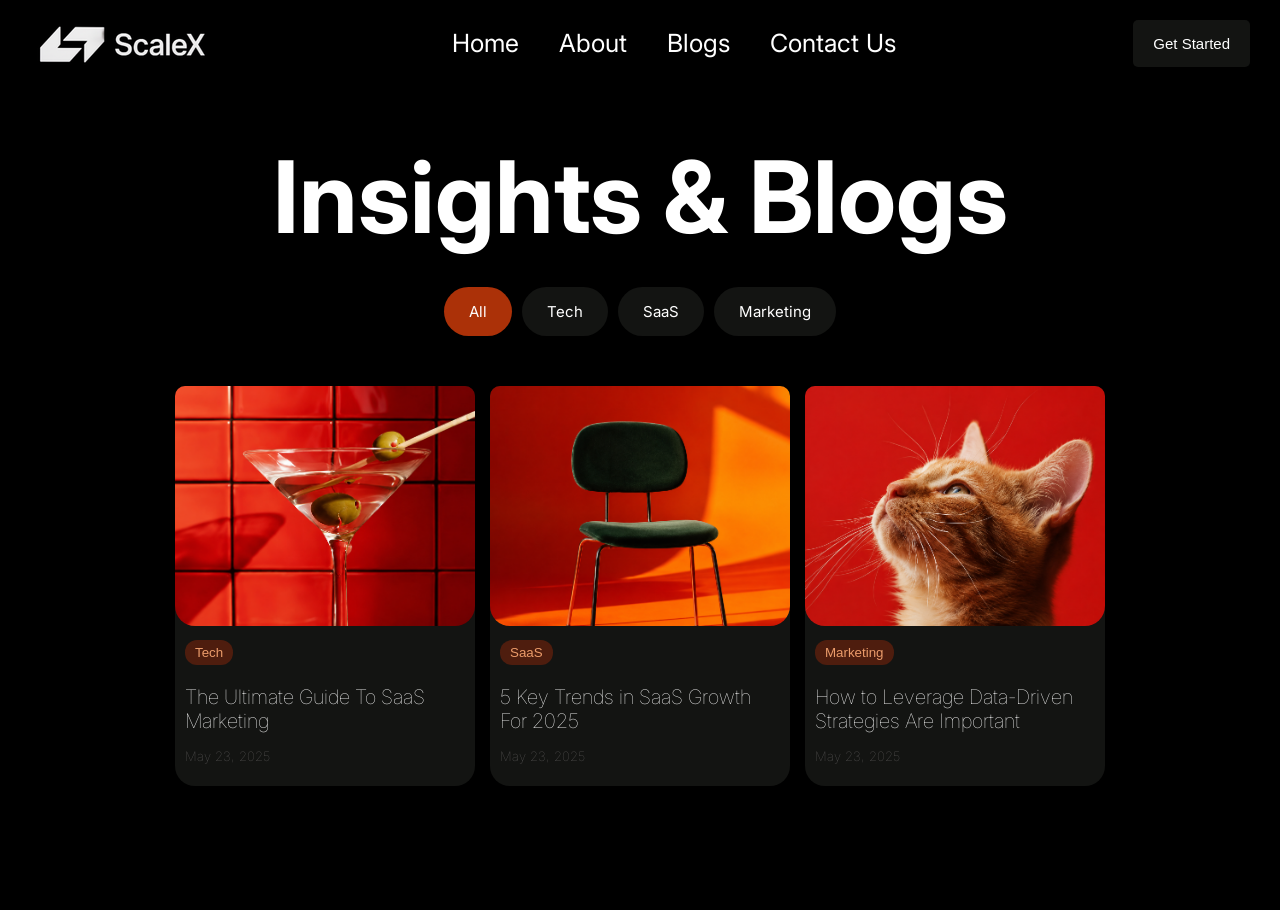
<file: A2-Assignment/index.html>
<!DOCTYPE html>
<html lang="en">

<head>
    <meta charset="UTF-8">
    <meta name="viewport" content="width=device-width, initial-scale=1.0">
    <title>ScaleX</title>
    <link rel="icon" type="image/png" href="./Assets/favicon-96x96.png" sizes="96x96" />
    <link rel="stylesheet" href="styles.css">
</head>

<body>
    <header>
        <nav>
            <img src="./Assets/Logo.png" alt="ScaleX Logo" class="logo" loading="lazy">
            <ul class="nav-links">
                <li>Home</li>
                <li>About</li>
                <li>Blogs</li>
                <li>Contact Us</li>
            </ul>
            <button class="GetStarted-btn">Get Started</button>
        </nav>
    </header>

    <main>
        <div class="hero">
            <h1>Insights & Blogs</h1>
            <div class="pills">
                <div class="pill">All</div>
                <div class="pill">Tech</div>
                <div class="pill">SaaS</div>
                <div class="pill">Marketing</div>
            </div>
            <div class="card-container">
                <div class="card1">
                    <img src="./Assets/wine-glass.png" alt="Wine Glass" loading="lazy">
                    <button class="tag">Tech</button>
                    <h3>The Ultimate Guide To SaaS Marketing</h3>
                    <p>May 23, 2025</p>
                </div>
                <div class="card2">
                    <img src="./Assets/chair.png" alt="Chair" loading="lazy">
                    <button class="tag">SaaS</button>
                    <h3>5 Key Trends in SaaS Growth For 2025</h3>
                    <p>May 23, 2025</p>
                </div>
                <div class="card3">
                    <img src="./Assets/cat.png" alt="Cat" loading="lazy">
                    <button class="tag">Marketing</button>
                    <h3>How to Leverage Data-Driven Strategies Are Important</h3>
                    <p>May 23, 2025</p>
                </div>
            </div>
        </div>
    </main>
</body>

</html>
</file>
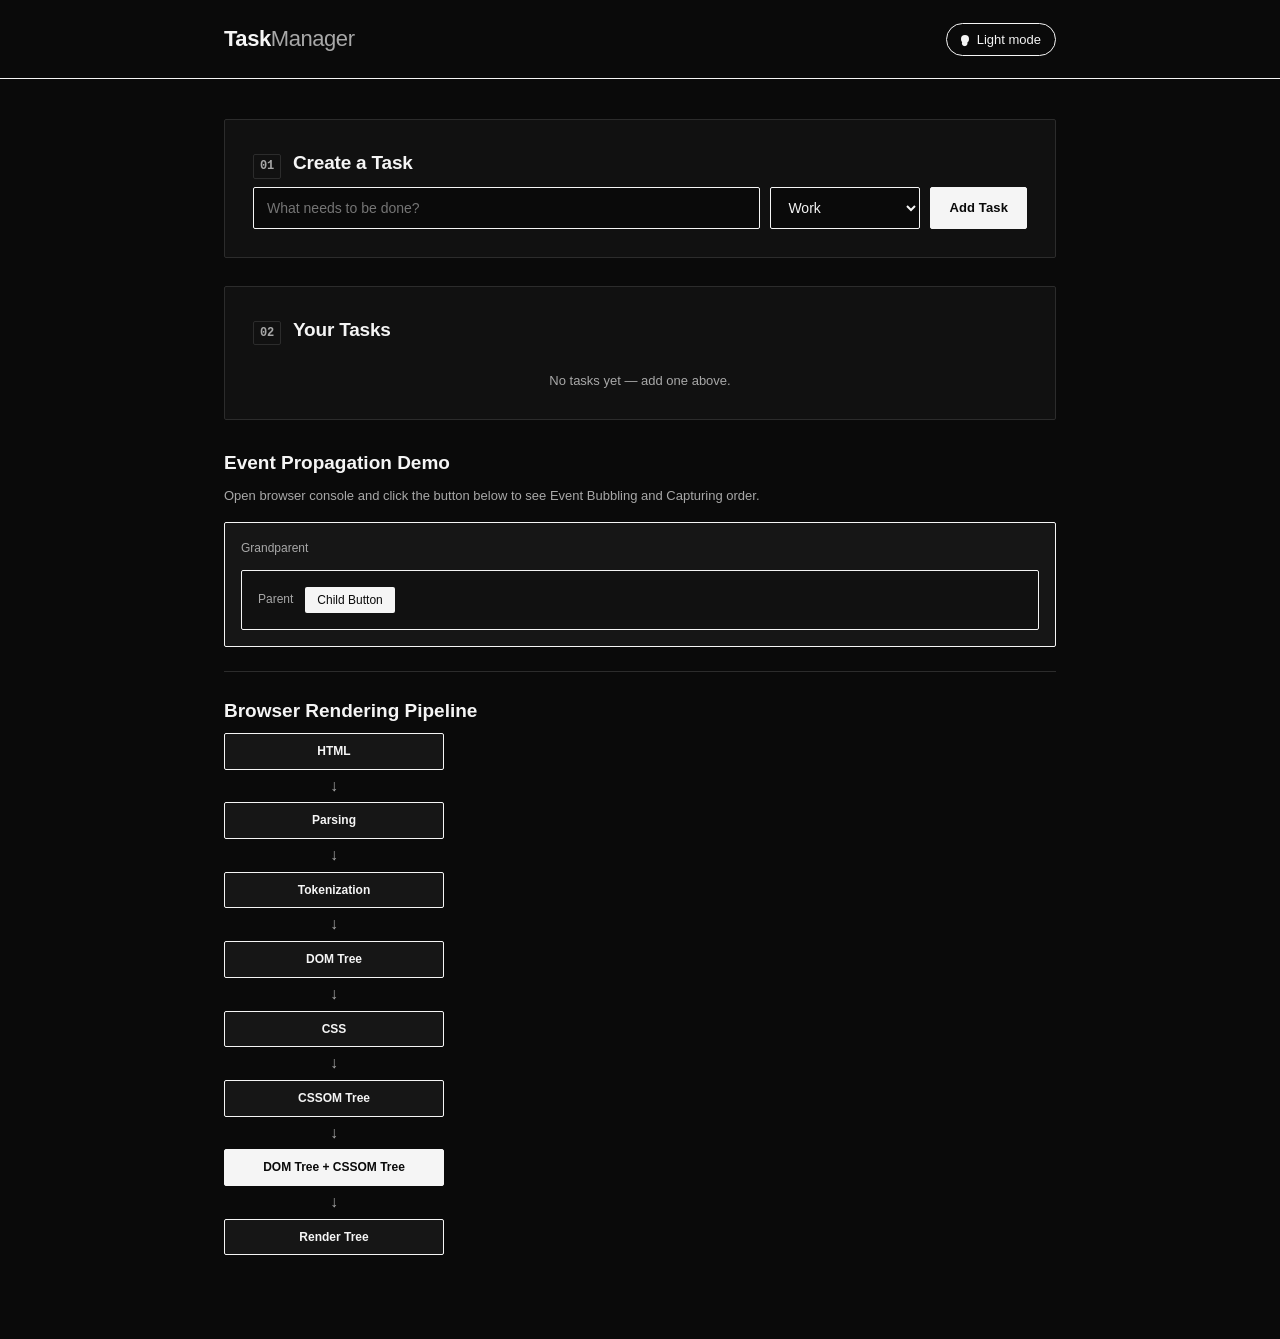
<file: A7-Assignment/index.html>
<!DOCTYPE html>
<html lang="en" data-theme="dark">
<head>
<meta charset="UTF-8">
<meta name="viewport" content="width=device-width, initial-scale=1.0">
<title>Task Manager — DOM &amp; Events Project</title>
<link rel="stylesheet" href="style.css">
</head>
<body>

  <header class="site-header">
    <div class="wrap header-row">
      <h1 class="logo">Task<span>Manager</span></h1>

      <button id="themeToggle" class="theme-toggle" type="button" aria-pressed="false">
        <span class="toggle-icon">●</span>
        <span class="toggle-label">Dark mode</span>
      </button>
    </div>
  </header>

  <main class="wrap">

    <section class="panel" id="task-creation">
      <h2 class="panel-title"><span class="num">01</span> Create a Task</h2>

      <form id="taskForm" class="task-form">
        <input
          type="text"
          id="taskTitle"
          class="text-input"
          placeholder="What needs to be done?"
          autocomplete="off"
          required
        >

        <select id="taskCategory" class="select-input">
          <option value="work">Work</option>
          <option value="personal">Personal</option>
          <option value="urgent">Urgent</option>
          <option value="other">Other</option>
        </select>

        <button type="submit" class="btn btn-solid" id="addTaskBtn">Add Task</button>
      </form>

    </section>

    <section class="panel" id="task-list-section">
      <h2 class="panel-title"><span class="num">02</span> Your Tasks</h2>

      <div id="taskList" class="task-list"></div>

      <p class="empty-state" id="emptyState">No tasks yet — add one above.</p>
    </section>

    <section class="screenshot-section" id="propagation-demo">
      <h2 class="screenshot-title">Event Propagation Demo</h2>
      <p class="screenshot-desc">Open browser console and click the button below to see Event Bubbling and Capturing order.</p>

      <div class="demo-grandparent" id="grandparent">
        <div class="demo-label">Grandparent</div>
        <div class="demo-parent-box" id="parent">
          <span class="demo-label">Parent</span>
          <button class="demo-child-btn" id="childBtn">Child Button</button>
        </div>
      </div>
    </section>

    <section class="screenshot-section" id="rendering-pipeline">
      <h2 class="screenshot-title">Browser Rendering Pipeline</h2>

      <div class="custom-pipeline">
        <div class="custom-pipe-card">HTML</div>
        <div class="custom-pipe-arrow">↓</div>
        <div class="custom-pipe-card">Parsing</div>
        <div class="custom-pipe-arrow">↓</div>
        <div class="custom-pipe-card">Tokenization</div>
        <div class="custom-pipe-arrow">↓</div>
        <div class="custom-pipe-card">DOM Tree</div>
        <div class="custom-pipe-arrow">↓</div>
        <div class="custom-pipe-card">CSS</div>
        <div class="custom-pipe-arrow">↓</div>
        <div class="custom-pipe-card">CSSOM Tree</div>
        <div class="custom-pipe-arrow">↓</div>
        <div class="custom-pipe-card pipe-merge-card">DOM Tree + CSSOM Tree</div>
        <div class="custom-pipe-arrow">↓</div>
        <div class="custom-pipe-card">Render Tree</div>
      </div>
    </section>

  </main>


<script src="script.js"></script>
</body>
</html>
</file>
<file: A2-Assignment/styles.css>
@import url('https://fonts.googleapis.com/css2?family=Inter:wght@400;500;600;700&display=swap');

* {
    margin: 0;
    padding: 0;
    box-sizing: border-box;
}

html,
body {
    height: 100%;
    width: 100%;
    background-color: #000000;
    font-family: 'Inter', sans-serif;
    /* overflow-y: hidden; */
}

nav{
    display: flex;
    justify-content: space-between;
    align-items: center;
    /* padding: 20px; */
    margin: 10px 30px;
    
}
nav .nav-links{
    display: flex;
    gap: 40px;
    color: #ffffff;
    /* New Css properties */
    list-style: none; 
    font-size: 25px;
}

nav .GetStarted-btn{
    padding: 15px 20px;
    background-color: #131412;
    font-size: 15px;
    color: #ffffff;
    border: none;
    border-radius: 5px;
    cursor: pointer;
}
.hero h1{
    font-size: 100px;
    color: #ffffff;
    margin-top: 60px;
    text-align: center;
}

.hero .pills{
    display: flex;
    justify-content: center;
    gap: 10px;
    margin-top: 30px;
}
.pills .pill{
    padding: 15px 25px;
    background-color: #131412;
    font-size: 15px;
    color: #ffffff;
    border: none;
    border-radius: 25px;
    cursor: pointer;
} 
.pill:nth-child(1){
    background-color: #ab3108;
} 
.pill:hover{
    background-color: #ba0f0f;
    color: #ffffff;
    transition: 0.3s ease-in-out;
}
.card-container{
    display: flex;
    justify-content: center;
    gap: 15px;
    margin: 50px;
    /* border:#ffffff solid 2px; */
}
.card1, .card2, .card3{
    width: 300px;
    height: 400px;
    background-color: #131412;
    border-radius: 10px 10px 20px 20px;
    margin-bottom: 15px;
    color: #ffffff;
}
.card1 img, .card2 img, .card3 img{
    width: 100%;
    height: 240px;
    object-fit: cover;
    border-radius: 10px 10px 20px 20px;
}
.tag{
    background-color: #4E1D0E;
    color: #EB9B6A;
    padding: 5px 10px;
    border-radius: 12px;
    margin-top: 10px;
    border: none;
    margin-left: 10px;
    margin-bottom: 10px;
}

.card1 h3, .card2 h3, .card3 h3{
    font-size: 20px;
    margin: 10px;
    text-align: left;
    padding-right: px;
    font-weight: 100;
}
.card1 p, .card2 p, .card3 p{
    font-size: 13px;
    margin: 15px 10px;
    text-align: left;
    color: #656262;
    font-weight: 100;
}
</file>
<file: A7-Assignment/style.css>
:root{
  --bg:        #ffffff;
  --bg-soft:   #f4f4f4;
  --ink:       #0a0a0a;
  --ink-soft:  #555555;
  --line:      #d8d8d8;
  --line-strong:#0a0a0a;
  --card-bg:   #ffffff;

  --radius: 2px;
  --gap: 24px;
  --font-display: "Helvetica Neue", Arial, sans-serif;
  --font-body: -apple-system, BlinkMacSystemFont, "Segoe UI", Arial, sans-serif;
  --font-mono: "SFMono-Regular", Consolas, "Liberation Mono", Menlo, monospace;
}

html[data-theme="dark"]{
  --bg:        #0a0a0a;
  --bg-soft:   #161616;
  --ink:       #f5f5f5;
  --ink-soft:  #a8a8a8;
  --line:      #2c2c2c;
  --line-strong:#f5f5f5;
  --card-bg:   #111111;
}

*{ box-sizing:border-box; }

html,body{
  margin:0; padding:0;
}

body{
  background:var(--bg);
  color:var(--ink);
  font-family:var(--font-body);
  line-height:1.55;
  -webkit-font-smoothing:antialiased;
  transition:background .25s ease, color .25s ease;
}

.wrap{
  max-width:880px;
  margin:0 auto;
  padding:0 24px;
}

code{
  font-family:var(--font-mono);
  background:var(--bg-soft);
  border:1px solid var(--line);
  padding:1px 6px;
  border-radius:var(--radius);
  font-size:.85em;
}

.site-header{
  border-bottom:1px solid var(--line-strong);
  padding:22px 0;
}

.header-row{
  display:flex;
  align-items:center;
  justify-content:space-between;
}

.logo{
  margin:0;
  font-family:var(--font-display);
  font-weight:700;
  font-size:22px;
  letter-spacing:-0.02em;
}
.logo span{ color:var(--ink-soft); font-weight:400; }

.theme-toggle{
  display:flex;
  align-items:center;
  gap:8px;
  background:transparent;
  border:1px solid var(--line-strong);
  color:var(--ink);
  padding:8px 14px;
  border-radius:999px;
  font-size:13px;
  cursor:pointer;
  font-family:var(--font-body);
}
.theme-toggle:hover{ background:var(--bg-soft); }
.toggle-icon{
  width:8px; height:8px;
  border-radius:50%;
  background:currentColor;
  display:inline-block;
}

main.wrap{ padding-top:40px; padding-bottom:60px; }

.panel{
  border:1px solid var(--line);
  border-radius:var(--radius);
  padding:28px;
  margin-bottom:28px;
  background:var(--card-bg);
}

.panel-title{
  display:flex;
  align-items:baseline;
  gap:12px;
  font-family:var(--font-display);
  font-size:19px;
  letter-spacing:-0.01em;
  margin:0 0 8px 0;
}
.panel-title .num{
  font-family:var(--font-mono);
  font-size:12px;
  color:var(--ink-soft);
  border:1px solid var(--line);
  padding:2px 6px;
  border-radius:var(--radius);
}

.panel-desc{
  color:var(--ink-soft);
  font-size:14px;
  margin:0 0 20px 0;
}

.hint{
  font-size:13px;
  color:var(--ink-soft);
  margin:16px 0 0 0;
  border-top:1px dashed var(--line);
  padding-top:14px;
}

.task-form{
  display:flex;
  flex-wrap:wrap;
  gap:10px;
}

.text-input,
.select-input{
  font-family:var(--font-body);
  font-size:14px;
  padding:11px 13px;
  border:1px solid var(--line-strong);
  border-radius:var(--radius);
  background:var(--bg);
  color:var(--ink);
}

.text-input{ flex:1 1 240px; }
.select-input{ flex:0 0 150px; }

.text-input:focus,
.select-input:focus,
.btn:focus-visible{
  outline:2px solid var(--ink);
  outline-offset:2px;
}

.btn{
  font-family:var(--font-body);
  font-size:13px;
  font-weight:600;
  letter-spacing:.01em;
  padding:11px 18px;
  border-radius:var(--radius);
  border:1px solid var(--line-strong);
  cursor:pointer;
  background:transparent;
  color:var(--ink);
}
.btn-solid{
  background:var(--ink);
  color:var(--bg);
}
.btn-solid:hover{ opacity:.85; }
.btn-outline:hover{ background:var(--bg-soft); }
.btn-text{
  border:none;
  padding:6px 0;
  font-weight:400;
  text-decoration:underline;
  color:var(--ink-soft);
}

.demo-box{
  display:flex;
  flex-direction:column;
  gap:14px;
}

.result-grid{
  display:grid;
  grid-template-columns:1fr 1fr;
  gap:12px;
}

.result-card{
  border:1px solid var(--line);
  border-radius:var(--radius);
  padding:14px;
  display:flex;
  flex-direction:column;
  gap:6px;
  background:var(--bg-soft);
}
.result-label{ font-size:11px; text-transform:uppercase; letter-spacing:.06em; color:var(--ink-soft); }
.result-value{ font-family:var(--font-mono); font-size:15px; word-break:break-word; }

@media (max-width:560px){
  .result-grid{ grid-template-columns:1fr; }
}

.task-list{ display:flex; flex-direction:column; gap:12px; }

.task-card{
  border:1px solid var(--line-strong);
  border-radius:var(--radius);
  padding:16px;
  display:flex;
  align-items:center;
  justify-content:space-between;
  gap:16px;
  background:var(--card-bg);
}

.task-card[data-status="completed"]{
  opacity:.55;
}
.task-card[data-status="completed"] .task-title{
  text-decoration:line-through;
}

.task-main{ display:flex; flex-direction:column; gap:6px; min-width:0; }

.task-title{
  font-size:15px;
  font-weight:600;
  margin:0;
  word-break:break-word;
}

.task-meta{ display:flex; gap:8px; align-items:center; }

.badge{
  font-size:11px;
  text-transform:uppercase;
  letter-spacing:.05em;
  border:1px solid var(--line-strong);
  border-radius:999px;
  padding:2px 9px;
  color:var(--ink-soft);
}

.task-actions{ display:flex; gap:6px; flex-shrink:0; }

.icon-btn{
  border:1px solid var(--line);
  background:transparent;
  color:var(--ink);
  font-size:12px;
  padding:7px 11px;
  border-radius:var(--radius);
  cursor:pointer;
  font-family:var(--font-body);
}
.icon-btn:hover{ background:var(--bg-soft); border-color:var(--line-strong); }
.icon-btn.danger:hover{ background:var(--ink); color:var(--bg); }

.empty-state{
  text-align:center;
  color:var(--ink-soft);
  font-size:13px;
  padding:18px 0 0 0;
  margin:0;
}
.empty-state.is-hidden{ display:none; }

.flash-note{
  font-size:12px;
  color:var(--ink-soft);
  border:1px dashed var(--line);
  border-radius:var(--radius);
  padding:8px 12px;
  animation: fadeOut 1.4s ease forwards;
}
@keyframes fadeOut{
  0%{ opacity:1; }
  70%{ opacity:1; }
  100%{ opacity:0; }
}

.edit-form{
  display:flex;
  flex-wrap:wrap;
  gap:8px;
  border:1px dashed var(--line-strong);
  border-radius:var(--radius);
  padding:16px;
  align-items:center;
}
.editing-badge{
  font-size:11px;
  text-transform:uppercase;
  letter-spacing:.05em;
  color:var(--ink-soft);
  flex:0 0 100%;
}

.screenshot-section {
  padding: 0;
  margin: 0 0 24px 0;
  background: transparent;
}
#propagation-demo {
  border-bottom: 1px solid var(--line);
  padding-bottom: 24px;
}
.screenshot-title {
  font-family: var(--font-display);
  font-size: 19px;
  font-weight: 700;
  color: var(--ink);
  margin: 0 0 8px 0;
}
.screenshot-desc {
  font-size: 13px;
  color: var(--ink-soft);
  margin: 0 0 16px 0;
}

.demo-grandparent {
  border: 1px solid var(--line-strong);
  background: var(--bg-soft);
  padding: 16px;
  border-radius: 2px;
}
.demo-parent-box {
  border: 1px solid var(--line-strong);
  background: var(--card-bg);
  padding: 16px;
  border-radius: 2px;
  margin-top: 12px;
  display: flex;
  align-items: center;
  gap: 12px;
}
.demo-label {
  font-size: 12px;
  color: var(--ink-soft);
}
.demo-child-btn {
  background: var(--ink);
  color: var(--bg);
  border: none;
  padding: 6px 12px;
  font-size: 12px;
  font-family: var(--font-body);
  border-radius: 2px;
  cursor: pointer;
}

.custom-pipeline {
  display: flex;
  flex-direction: column;
  align-items: flex-start;
  gap: 4px;
}
.custom-pipe-card {
  width: 220px;
  border: 1px solid var(--line-strong);
  background: var(--bg-soft);
  padding: 8px;
  text-align: center;
  font-size: 12px;
  font-weight: 600;
  color: var(--ink);
  border-radius: 2px;
}
.custom-pipe-arrow {
  width: 220px;
  text-align: center;
  color: var(--ink-soft);
  font-size: 16px;
}
.pipe-merge-card {
  background: var(--ink);
  border-color: var(--line-strong);
  color: var(--bg);
}

.site-footer{
  border-top:1px solid var(--line);
  padding:22px 0 40px 0;
  color:var(--ink-soft);
  font-size:12px;
}
</file>
